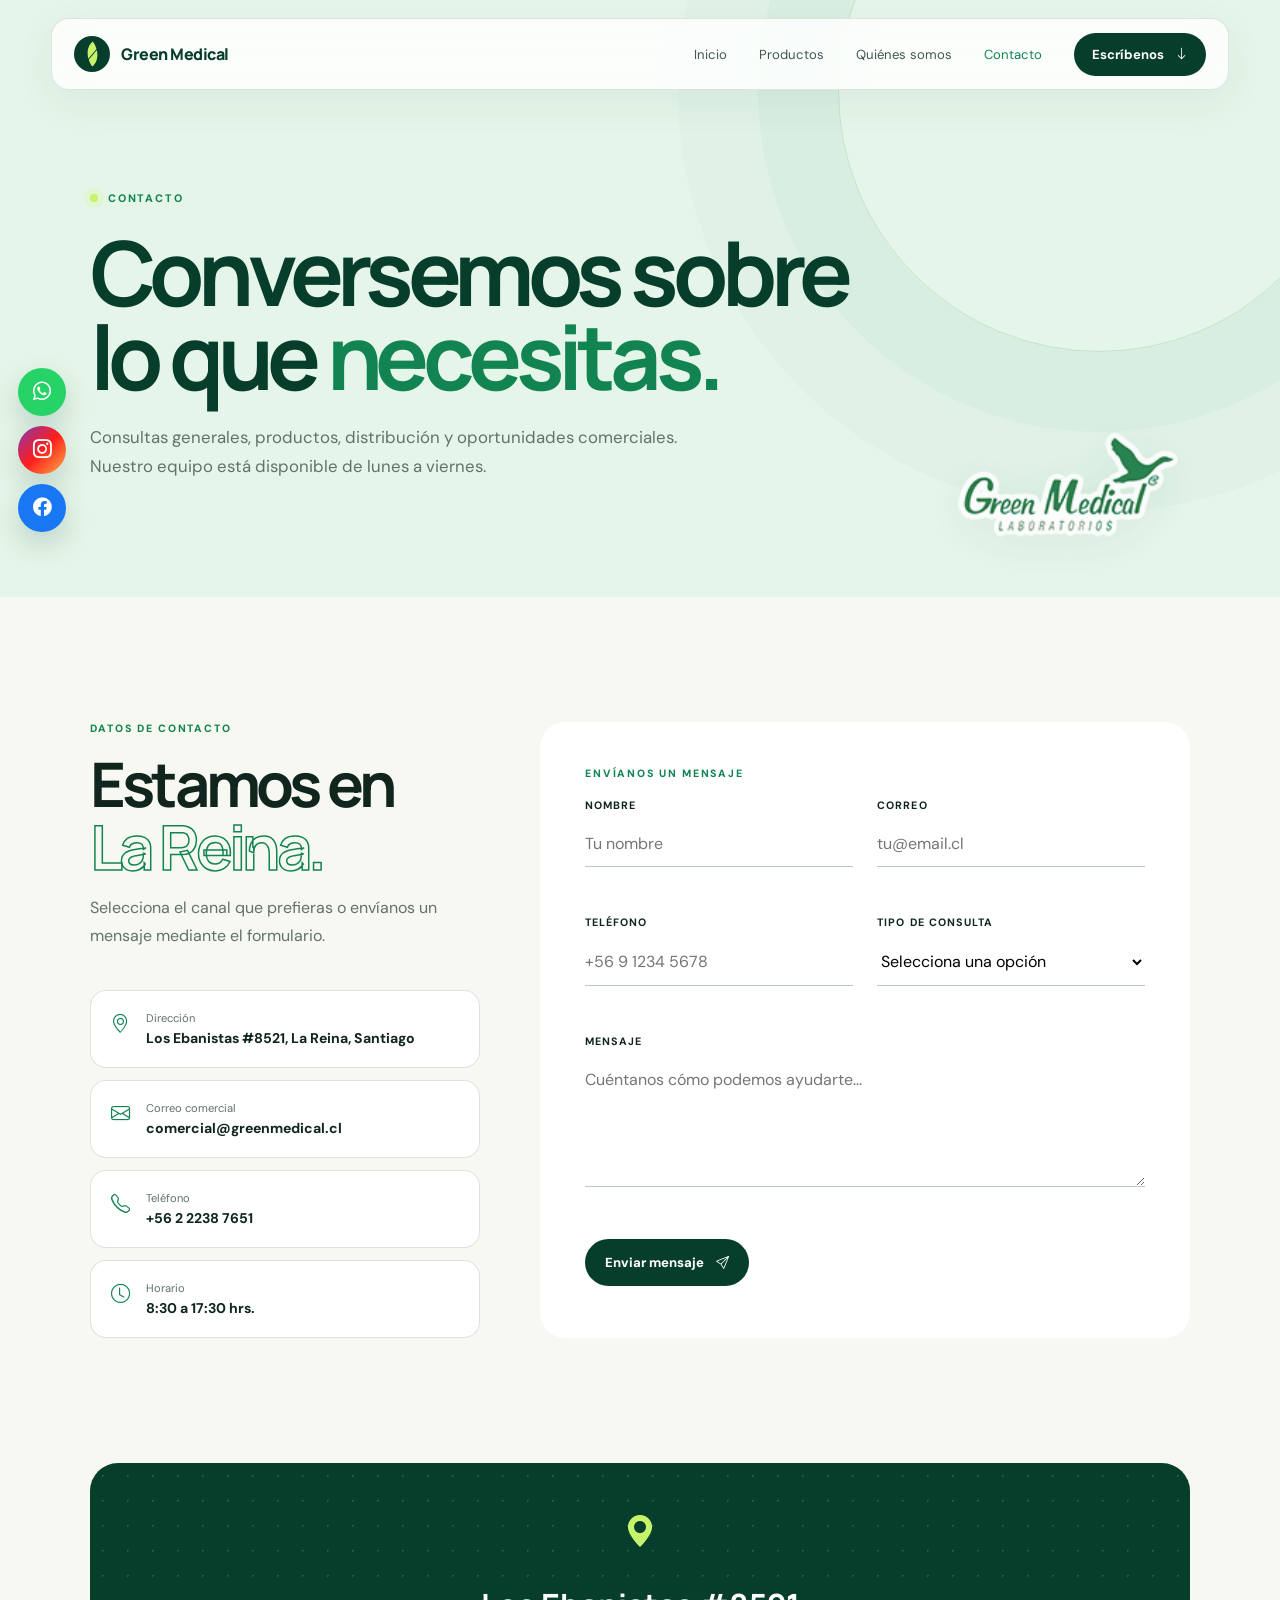
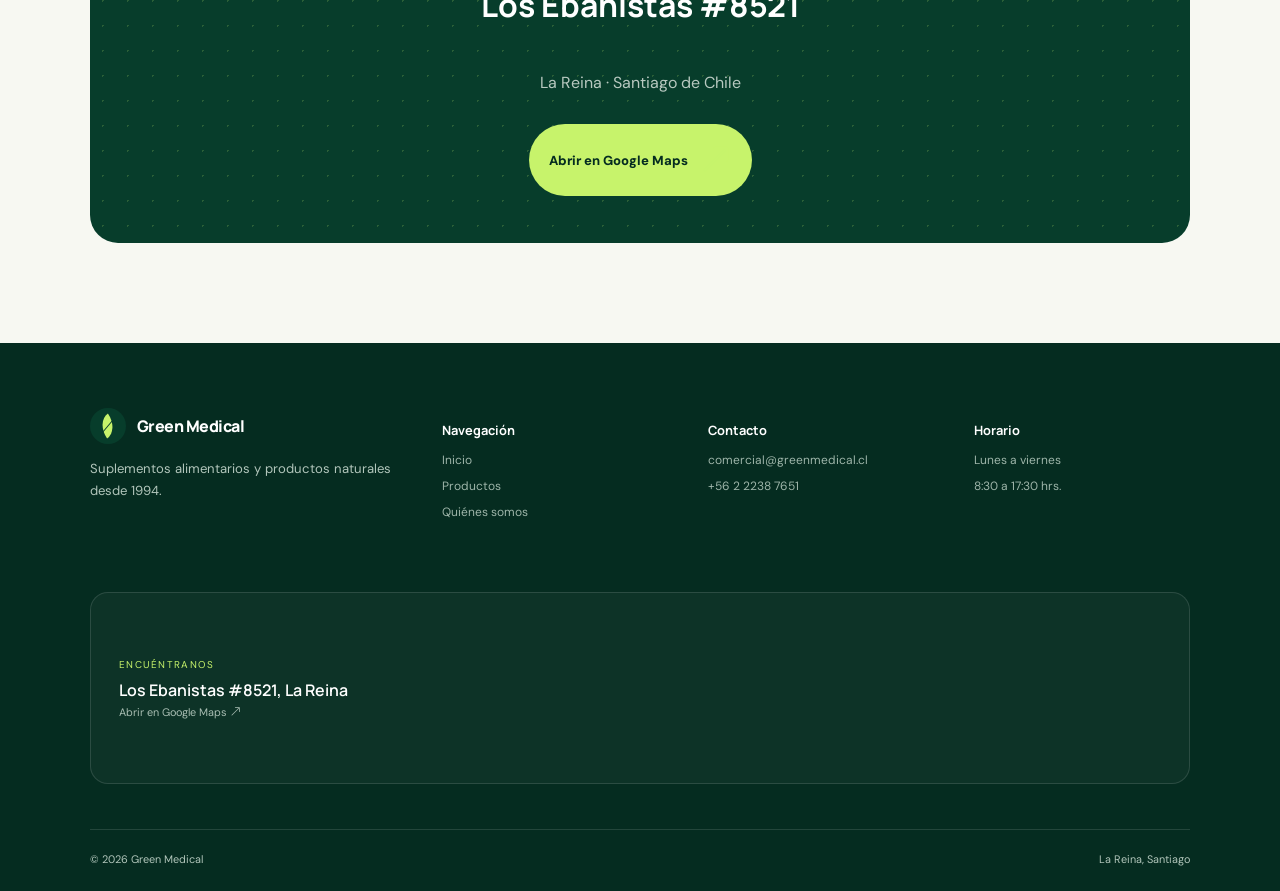
<file: contacto.html>
<!doctype html>
<html lang="es-CL">
<head>
<meta charset="utf-8">
<meta name="viewport" content="width=device-width,initial-scale=1">
<meta name="theme-color" content="#073d2b">
<meta name="description" content="Contacta al área comercial de Green Medical en La Reina, Santiago.">
<meta property="og:type" content="website">
<meta property="og:locale" content="es_CL">
<meta property="og:site_name" content="Green Medical">
<meta property="og:title" content="Contacto | Green Medical">
<meta property="og:description" content="Contacta al área comercial de Green Medical en La Reina, Santiago.">
<meta property="og:url" content="https://greenmedical.cl/contacto.html">
<meta property="og:image" content="https://greenmedical.cl/assets/og-green-medical.jpg">
<meta name="twitter:card" content="summary_large_image">
<title>Contacto | Green Medical</title>
<link rel="canonical" href="https://greenmedical.cl/contacto.html">
<link rel="icon" href="assets/favicon.svg" type="image/svg+xml">
<link rel="icon" href="assets/favicon-32.png" sizes="32x32" type="image/png">
<link rel="apple-touch-icon" href="assets/apple-touch-icon.png">
<link rel="preconnect" href="https://fonts.googleapis.com">
<link rel="preconnect" href="https://fonts.gstatic.com" crossorigin>
<link href="https://fonts.googleapis.com/css2?family=DM+Sans:wght@400;500;600;700&family=Manrope:wght@600;700;800&display=swap" rel="stylesheet">
<link rel="stylesheet" href="https://cdn.jsdelivr.net/npm/bootstrap-icons@1.11.3/font/bootstrap-icons.min.css">
<link rel="stylesheet" href="css/styles.css">
<script src="js/app.js" defer>
</script>
</head>
<body>
<div class="progress">
</div>
<div class="orb-cursor">
</div>
<header class="site-header">
<nav class="nav">
<a class="brand" href="index.html">
<span class="brand-mark">
</span>Green Medical</a>
<button class="menu-toggle" aria-label="Abrir menú" aria-expanded="false">
<i class="bi bi-list">
</i>
</button>
<div class="nav-links">
<a href="index.html">Inicio</a>
<a href="index.html#productos">Productos</a>
<a href="nosotros.html">Quiénes somos</a>
<a class="active" href="contacto.html">Contacto</a>
<a class="nav-cta" href="#formulario">Escríbenos <i class="bi bi-arrow-down">
</i>
</a>
</div>
</nav>
</header>
<main>
<section class="page-hero">
<p class="kicker">Contacto</p>
<h1>Conversemos sobre<br>lo que <span style="color:var(--green)">necesitas.</span>
</h1>
<p>Consultas generales, productos, distribución y oportunidades comerciales. Nuestro equipo está disponible de lunes a viernes.</p>
</section>
<section id="formulario" class="section">
<div class="contact-layout">
<div class="reveal">
<p class="eyebrow">Datos de contacto</p>
<h2 class="title">Estamos en<br>
<span>La Reina.</span>
</h2>
<p style="color:var(--muted);line-height:1.75">Selecciona el canal que prefieras o envíanos un mensaje mediante el formulario.</p>
<div class="contact-cards">
<a class="contact-card" href="https://maps.app.goo.gl/uhWnBv5ek7kK2BJJ7" target="_blank" rel="noreferrer">
<i class="bi bi-geo-alt">
</i>
<span>Dirección<b>Los Ebanistas #8521, La Reina, Santiago</b>
</span>
</a>
<a class="contact-card" href="mailto:comercial@greenmedical.cl">
<i class="bi bi-envelope">
</i>
<span>Correo comercial<b>comercial@greenmedical.cl</b>
</span>
</a>
<a class="contact-card" href="tel:+56222387651">
<i class="bi bi-telephone">
</i>
<span>Teléfono<b>+56 2 2238 7651</b>
</span>
</a>
<div class="contact-card">
<i class="bi bi-clock">
</i>
<span>Horario<b>8:30 a 17:30 hrs.</b>
</span>
</div>
</div>
</div>
<form class="contact-form reveal" data-contact action="contacto.php" method="post" novalidate>
<p class="eyebrow">Envíanos un mensaje</p>
<input class="contact-trap" name="website" type="text" tabindex="-1" autocomplete="off" aria-hidden="true">
<div class="form-grid">
<label>
<span>Nombre</span>
<input name="nombre" type="text" autocomplete="name" placeholder="Tu nombre" minlength="2" maxlength="100" required>
<small>
</small>
</label>
<label>
<span>Correo</span>
<input name="email" type="email" autocomplete="email" placeholder="tu@email.cl" maxlength="160" required>
<small>
</small>
</label>
<label>
<span>Teléfono</span>
<input name="telefono" type="tel" autocomplete="tel" placeholder="+56 9 1234 5678" maxlength="40">
<small>
</small>
</label>
<label>
<span>Tipo de consulta</span>
<select name="tipo" required>
<option value="">Selecciona una opción</option>
<option>Consulta de productos</option>
<option>Venta y distribución</option>
<option>Área comercial</option>
<option>Otra consulta</option>
</select>
<small>
</small>
</label>
<label class="full">
<span>Mensaje</span>
<textarea name="mensaje" rows="5" minlength="10" maxlength="800" placeholder="Cuéntanos cómo podemos ayudarte..." required>
</textarea>
<small>
</small>
</label>
</div>
<button class="button button-dark magnetic" type="submit">Enviar mensaje <i class="bi bi-send">
</i>
</button>
</form>
</div>
</section>
<section class="map-card reveal">
<i class="bi bi-geo-alt-fill">
</i>
<h2>Los Ebanistas #8521</h2>
<p>La Reina · Santiago de Chile</p>
<a class="button button-lime" href="https://maps.app.goo.gl/uhWnBv5ek7kK2BJJ7" target="_blank" rel="noreferrer">Abrir en Google Maps <i class="bi bi-arrow-up-right">
</i>
</a>
</section>
</main>
<footer class="site-footer">
<div class="footer-grid">
<div class="footer-intro">
<a class="brand" href="index.html">
<span class="brand-mark">
</span>Green Medical</a>
<p>Suplementos alimentarios y productos naturales desde 1994.</p>
</div>
<div class="footer-col">
<h3>Navegación</h3>
<a href="index.html">Inicio</a>
<a href="index.html#productos">Productos</a>
<a href="nosotros.html">Quiénes somos</a>
</div>
<div class="footer-col">
<h3>Contacto</h3>
<a href="mailto:comercial@greenmedical.cl">comercial@greenmedical.cl</a>
<a href="tel:+56222387651">+56 2 2238 7651</a>
</div>
<div class="footer-col">
<h3>Horario</h3>
<p>Lunes a viernes</p>
<p>8:30 a 17:30 hrs.</p>
</div>
</div>
<div class="footer-bottom">
<span>© <span class="year">
</span> Green Medical</span>
<span>La Reina, Santiago</span>
</div>
</footer>
<div class="toast" role="status" aria-live="polite">
</div>
</body>
</html>
</file>
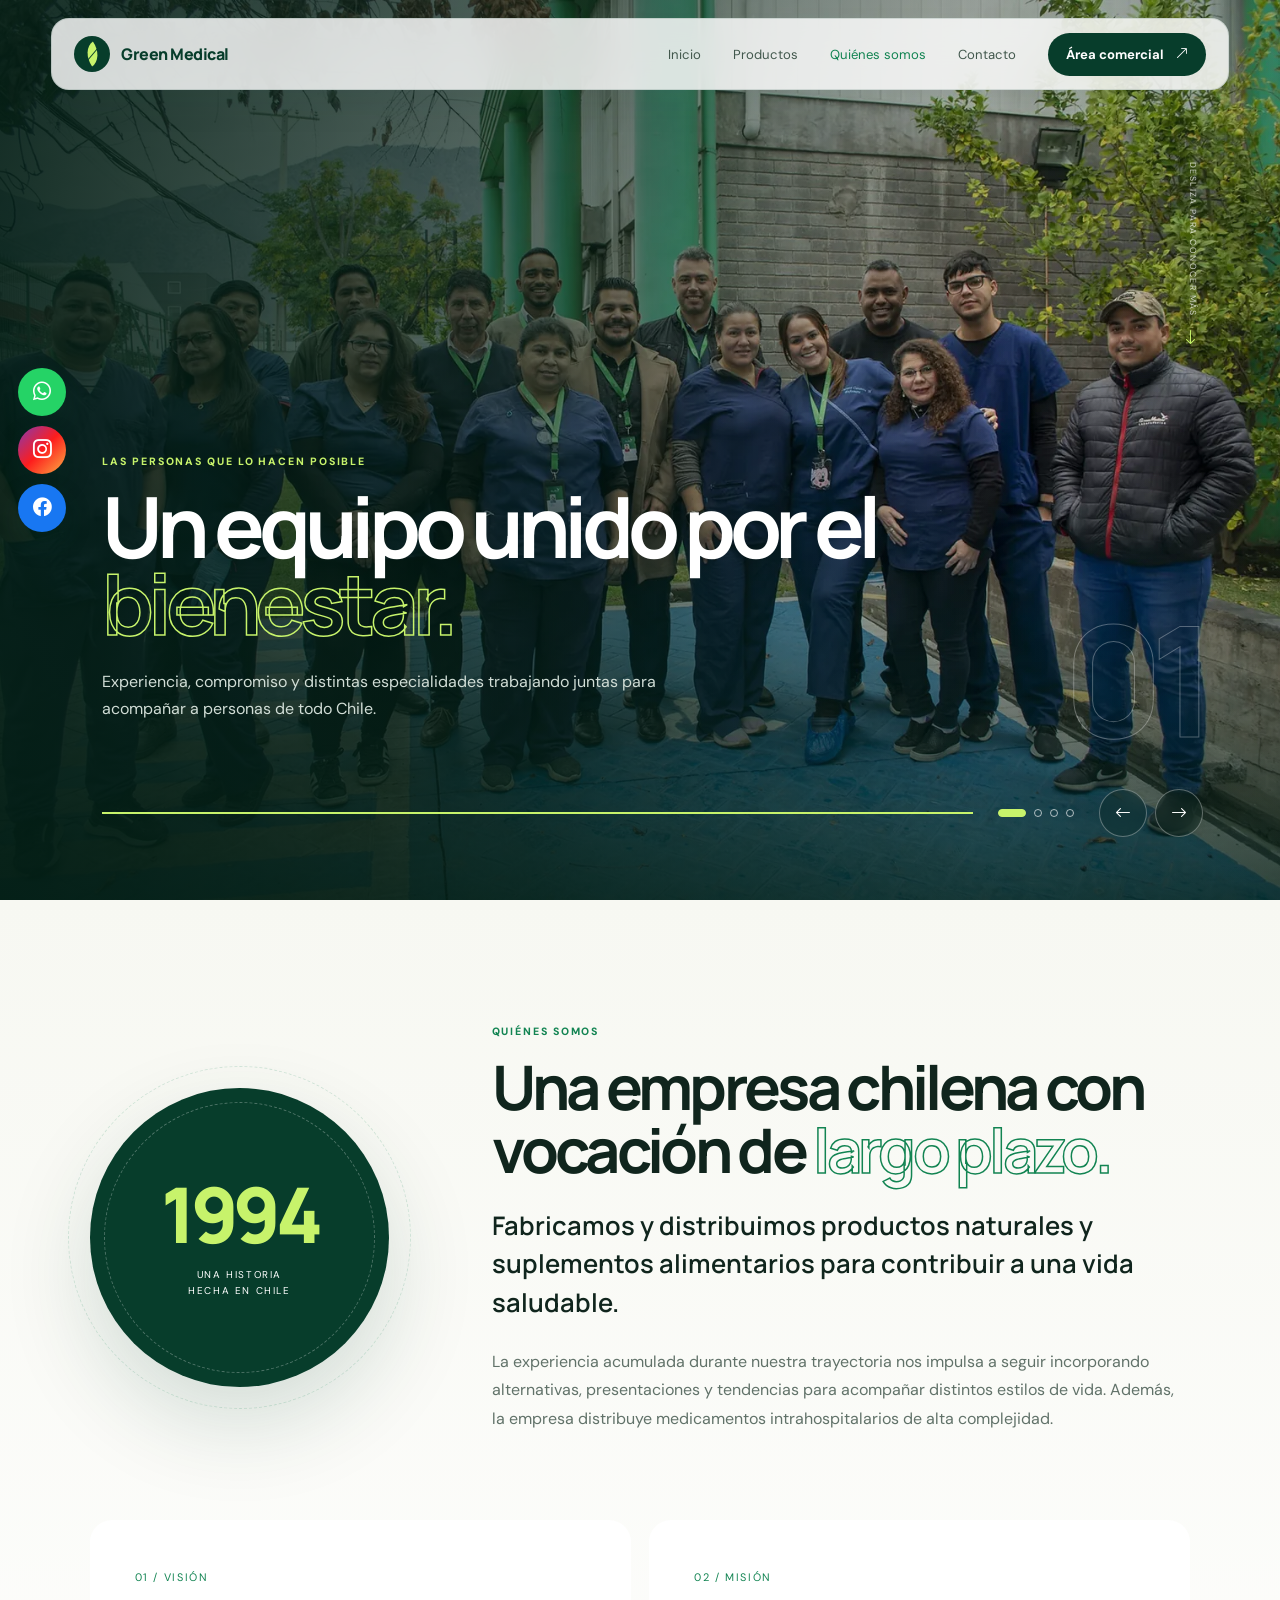
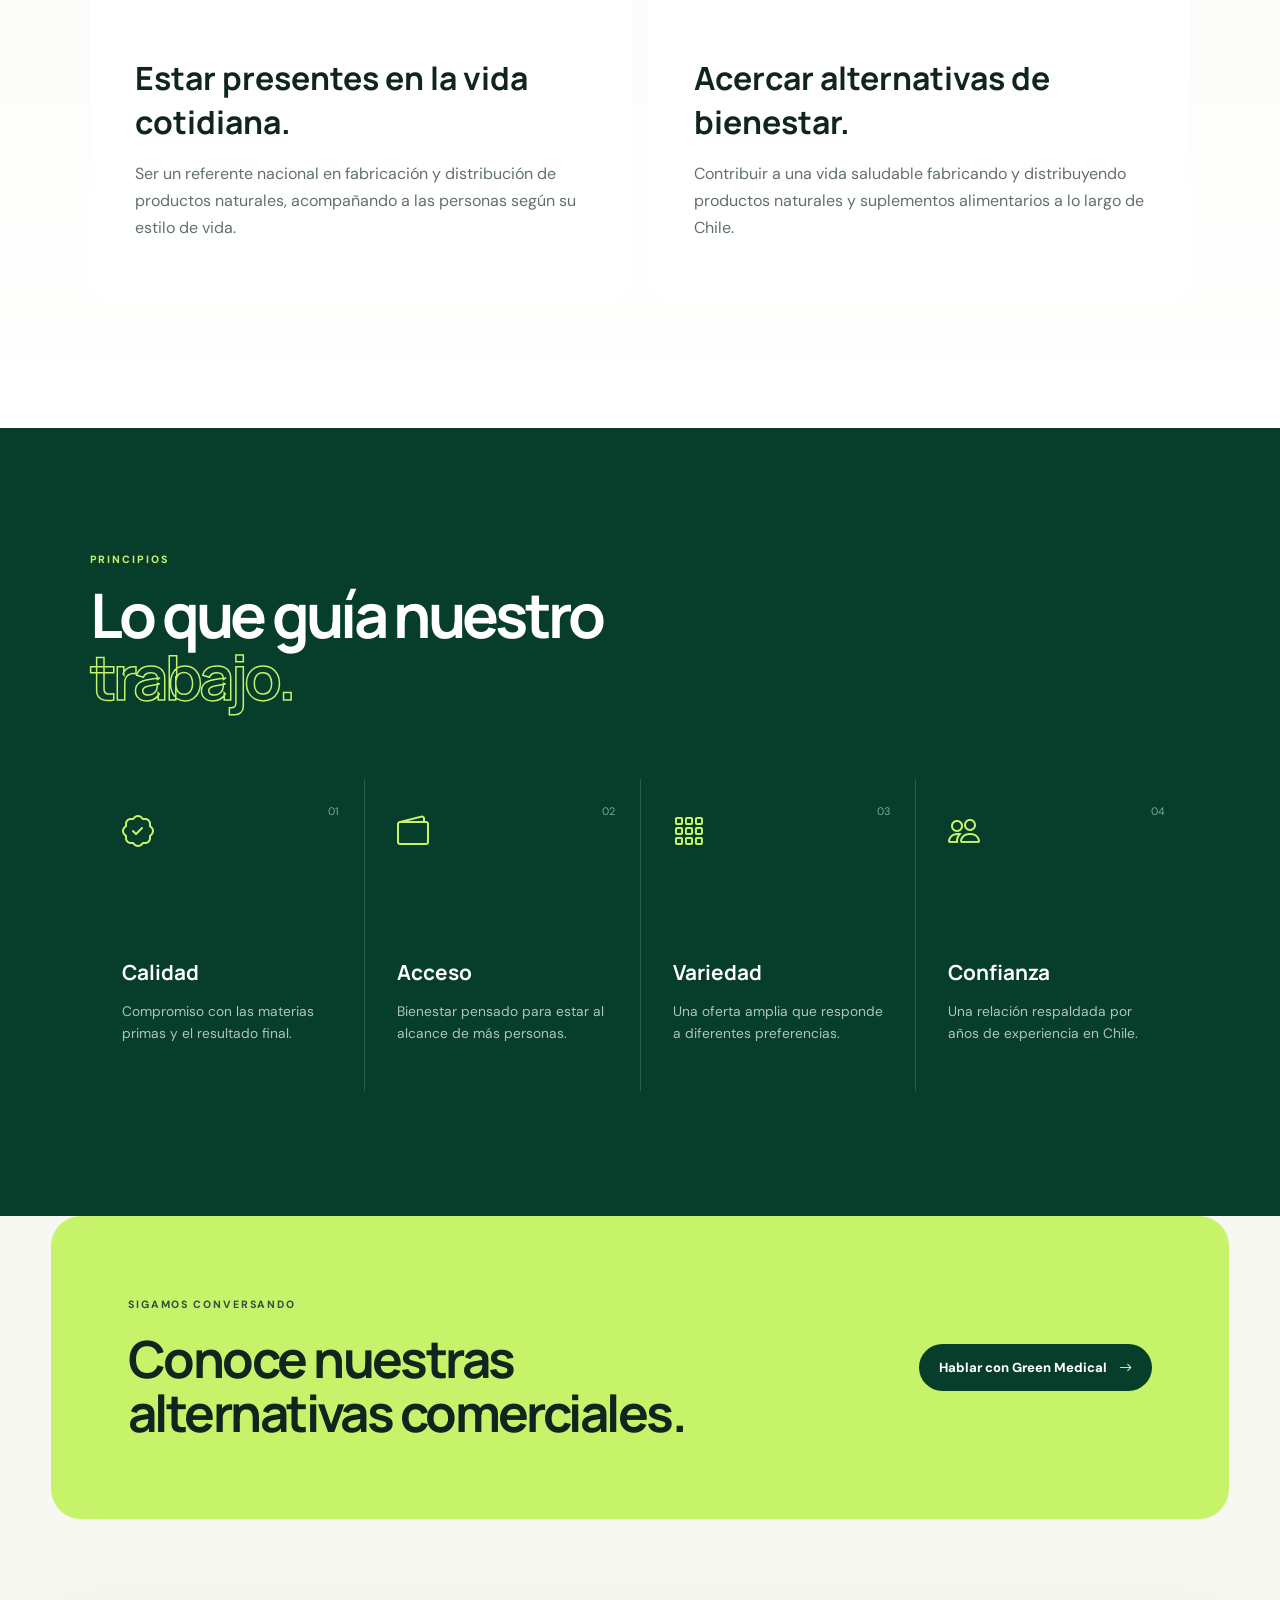
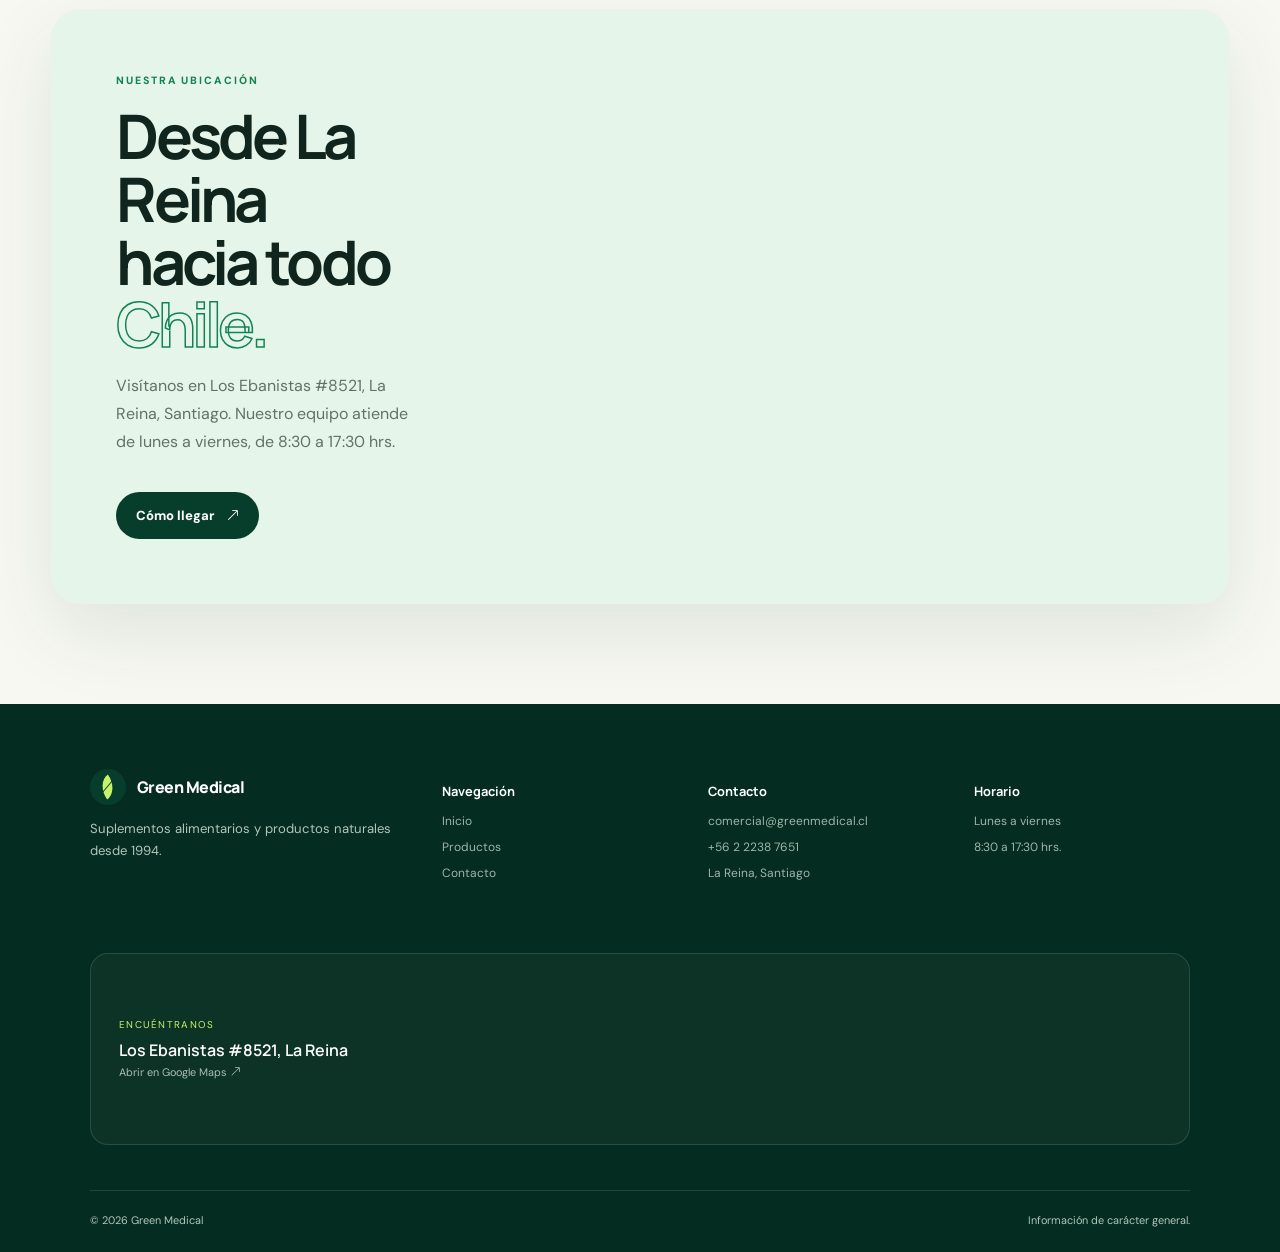
<file: nosotros.html>
<!doctype html>
<html lang="es-CL">
<head>
<meta charset="utf-8">
<meta name="viewport" content="width=device-width,initial-scale=1">
<meta name="theme-color" content="#073d2b">
<meta name="description" content="Conoce la historia, misión y visión de Green Medical, laboratorio chileno fundado en 1994.">
<meta property="og:type" content="website">
<meta property="og:locale" content="es_CL">
<meta property="og:site_name" content="Green Medical">
<meta property="og:title" content="Quiénes somos | Green Medical">
<meta property="og:description" content="Conoce la historia, el equipo y las instalaciones de Green Medical.">
<meta property="og:url" content="https://greenmedical.cl/nosotros.html">
<meta property="og:image" content="https://greenmedical.cl/assets/og-green-medical.jpg">
<meta name="twitter:card" content="summary_large_image">
<title>Quiénes somos | Green Medical</title>
<link rel="canonical" href="https://greenmedical.cl/nosotros.html">
<link rel="icon" href="assets/favicon.svg" type="image/svg+xml">
<link rel="icon" href="assets/favicon-32.png" sizes="32x32" type="image/png">
<link rel="apple-touch-icon" href="assets/apple-touch-icon.png">
<link rel="preconnect" href="https://fonts.googleapis.com">
<link rel="preconnect" href="https://fonts.gstatic.com" crossorigin>
<link href="https://fonts.googleapis.com/css2?family=DM+Sans:wght@400;500;600;700&family=Manrope:wght@600;700;800&display=swap" rel="stylesheet">
<link rel="stylesheet" href="https://cdn.jsdelivr.net/npm/bootstrap-icons@1.11.3/font/bootstrap-icons.min.css">
<link rel="stylesheet" href="css/styles.css">
<script src="js/app.js" defer>
</script>
</head>
<body>
<div class="progress">
</div>
<div class="orb-cursor">
</div>
<header class="site-header">
<nav class="nav">
<a class="brand" href="index.html">
<span class="brand-mark">
</span>Green Medical</a>
<button class="menu-toggle" aria-label="Abrir menú" aria-expanded="false">
<i class="bi bi-list">
</i>
</button>
<div class="nav-links">
<a href="index.html">Inicio</a>
<a href="index.html#productos">Productos</a>
<a class="active" href="nosotros.html">Quiénes somos</a>
<a href="contacto.html">Contacto</a>
<a class="nav-cta" href="contacto.html">Área comercial <i class="bi bi-arrow-up-right">
</i>
</a>
</div>
</nav>
</header>
<main>
<section class="about-carousel" aria-roledescription="carrusel" aria-label="Conoce Green Medical">
<div class="about-carousel-track">
<article class="about-slide active" aria-hidden="false">
<img src="assets/equipo-green-medical.webp" alt="Equipo de Green Medical reunido en sus instalaciones" width="1600" height="1066" fetchpriority="high">
<div class="about-slide-shade"></div>
<div class="about-slide-content"><p class="eyebrow">Las personas que lo hacen posible</p><h1>Un equipo unido por el <em>bienestar.</em></h1><p>Experiencia, compromiso y distintas especialidades trabajando juntas para acompañar a personas de todo Chile.</p></div>
<span class="about-slide-index">01</span>
</article>
<article class="about-slide" aria-hidden="true">
<img src="assets/instalaciones-green-medical.webp" alt="Patio e instalaciones de Green Medical en La Reina" width="1600" height="900" loading="lazy" decoding="async">
<div class="about-slide-shade"></div>
<div class="about-slide-content"><p class="eyebrow">Nuestra casa</p><h2>Desde La Reina hacia <em>todo Chile.</em></h2><p>Un espacio donde conviven naturaleza, operación y una trayectoria que comenzó en 1994.</p></div>
<span class="about-slide-index">02</span>
</article>
<article class="about-slide" aria-hidden="true">
<img src="assets/recepcion-green-medical.webp" alt="Recepción y exhibición de productos Green Medical" width="1600" height="900" loading="lazy" decoding="async">
<div class="about-slide-shade"></div>
<div class="about-slide-content"><p class="eyebrow">Cercanía</p><h2>Una cultura que se vive <em>puertas adentro.</em></h2><p>Espacios pensados para recibir, colaborar y seguir desarrollando alternativas de bienestar.</p></div>
<span class="about-slide-index">03</span>
</article>
<article class="about-slide" aria-hidden="true">
<img src="assets/equipo-directivo-green-medical.webp" alt="Equipo directivo de Green Medical" width="1600" height="1067" loading="lazy" decoding="async">
<div class="about-slide-shade"></div>
<div class="about-slide-content"><p class="eyebrow">Visión de futuro</p><h2>Trayectoria para seguir <em>evolucionando.</em></h2><p>Más de tres décadas de experiencia guiando cada decisión y cada nueva etapa de Green Medical.</p></div>
<span class="about-slide-index">04</span>
</article>
</div>
<div class="about-carousel-ui">
<div class="about-carousel-progress" aria-hidden="true"><span></span></div>
<div class="about-carousel-dots" role="tablist" aria-label="Elegir imagen">
<button class="active" type="button" role="tab" aria-selected="true" aria-label="Ver equipo Green Medical" data-slide="0"></button>
<button type="button" role="tab" aria-selected="false" aria-label="Ver instalaciones" data-slide="1"></button>
<button type="button" role="tab" aria-selected="false" aria-label="Ver recepción" data-slide="2"></button>
<button type="button" role="tab" aria-selected="false" aria-label="Ver equipo directivo" data-slide="3"></button>
</div>
<div class="about-carousel-arrows"><button type="button" data-carousel-prev aria-label="Imagen anterior"><i class="bi bi-arrow-left"></i></button><button type="button" data-carousel-next aria-label="Imagen siguiente"><i class="bi bi-arrow-right"></i></button></div>
</div>
<div class="about-carousel-scroll"><span>Desliza para conocer más</span><i class="bi bi-arrow-down"></i></div>
</section>
<section class="section about-story-section">
<div class="about-story-layout">
<div class="about-story-mark reveal" aria-hidden="true"><strong>1994</strong><span>Una historia<br>hecha en Chile</span></div>
<div class="story-copy reveal">
<p class="eyebrow">Quiénes somos</p>
<h2 class="title">Una empresa chilena con vocación de <span>largo plazo.</span>
</h2>
<p class="lead">Fabricamos y distribuimos productos naturales y suplementos alimentarios para contribuir a una vida saludable.</p>
<p>La experiencia acumulada durante nuestra trayectoria nos impulsa a seguir incorporando alternativas, presentaciones y tendencias para acompañar distintos estilos de vida. Además, la empresa distribuye medicamentos intrahospitalarios de alta complejidad.</p>
</div>
</div>
<div class="mission-grid">
<article class="mission-card reveal">
<span>01 / VISIÓN</span>
<h3>Estar presentes en la vida cotidiana.</h3>
<p>Ser un referente nacional en fabricación y distribución de productos naturales, acompañando a las personas según su estilo de vida.</p>
</article>
<article class="mission-card reveal">
<span>02 / MISIÓN</span>
<h3>Acercar alternativas de bienestar.</h3>
<p>Contribuir a una vida saludable fabricando y distribuyendo productos naturales y suplementos alimentarios a lo largo de Chile.</p>
</article>
</div>
</section>
<section class="section benefits">
<div class="section-head reveal">
<div>
<p class="eyebrow" style="color:var(--lime)">Principios</p>
<h2 class="title">Lo que guía nuestro<br>
<span style="-webkit-text-stroke-color:var(--lime)">trabajo.</span>
</h2>
</div>
</div>
<div class="benefit-grid">
<article class="benefit reveal">
<i class="bi bi-patch-check">
</i>
<span>01</span>
<h3>Calidad</h3>
<p>Compromiso con las materias primas y el resultado final.</p>
</article>
<article class="benefit reveal">
<i class="bi bi-wallet2">
</i>
<span>02</span>
<h3>Acceso</h3>
<p>Bienestar pensado para estar al alcance de más personas.</p>
</article>
<article class="benefit reveal">
<i class="bi bi-grid-3x3-gap">
</i>
<span>03</span>
<h3>Variedad</h3>
<p>Una oferta amplia que responde a diferentes preferencias.</p>
</article>
<article class="benefit reveal">
<i class="bi bi-people">
</i>
<span>04</span>
<h3>Confianza</h3>
<p>Una relación respaldada por años de experiencia en Chile.</p>
</article>
</div>
</section>
<section class="business reveal">
<div>
<p class="eyebrow">Sigamos conversando</p>
<h2>Conoce nuestras<br>alternativas comerciales.</h2>
</div>
<a class="button button-dark" href="contacto.html">Hablar con Green Medical <i class="bi bi-arrow-right">
</i>
</a>
</section>
<section class="about-location reveal">
<div class="about-location-copy"><p class="eyebrow">Nuestra ubicación</p><h2 class="title">Desde La Reina<br>hacia todo <span>Chile.</span></h2><p>Visítanos en Los Ebanistas #8521, La Reina, Santiago. Nuestro equipo atiende de lunes a viernes, de 8:30 a 17:30 hrs.</p><a class="button button-dark" href="https://maps.app.goo.gl/uhWnBv5ek7kK2BJJ7" target="_blank" rel="noreferrer">Cómo llegar <i class="bi bi-arrow-up-right"></i></a></div>
<div class="about-map"><iframe title="Ubicación de Green Medical en La Reina" src="https://www.google.com/maps?q=Los%20Ebanistas%208521%2C%20La%20Reina%2C%20Santiago%2C%20Chile&output=embed" loading="lazy" referrerpolicy="no-referrer-when-downgrade"></iframe></div>
</section>
</main>
<footer class="site-footer">
<div class="footer-grid">
<div class="footer-intro">
<a class="brand" href="index.html">
<span class="brand-mark">
</span>Green Medical</a>
<p>Suplementos alimentarios y productos naturales desde 1994.</p>
</div>
<div class="footer-col">
<h3>Navegación</h3>
<a href="index.html">Inicio</a>
<a href="index.html#productos">Productos</a>
<a href="contacto.html">Contacto</a>
</div>
<div class="footer-col">
<h3>Contacto</h3>
<a href="mailto:comercial@greenmedical.cl">comercial@greenmedical.cl</a>
<a href="tel:+56222387651">+56 2 2238 7651</a>
<p>La Reina, Santiago</p>
</div>
<div class="footer-col">
<h3>Horario</h3>
<p>Lunes a viernes</p>
<p>8:30 a 17:30 hrs.</p>
</div>
</div>
<div class="footer-bottom">
<span>© <span class="year">
</span> Green Medical</span>
<span>Información de carácter general.</span>
</div>
</footer>
</body>
</html>
</file>
<file: css/styles.css>
:root{--forest:#073d2b;--deep:#052c20;--green:#128452;--lime:#c7f36b;--mint:#e5f5e9;--cream:#f7f8f2;--ink:#10251d;--muted:#617269;--line:rgba(16,37,29,.13);--display:"Manrope",sans-serif;--body:"DM Sans",sans-serif}*{box-sizing:border-box}html{scroll-behavior:smooth;scroll-padding-top:95px}body{margin:0;background:var(--cream);color:var(--ink);font-family:var(--body);overflow-x:hidden}a{color:inherit;text-decoration:none}img{display:block;max-width:100%}button,input,textarea,select{font:inherit}::selection{background:var(--lime);color:var(--deep)}.progress{position:fixed;z-index:100;top:0;left:0;width:0;height:3px;background:var(--lime)}.orb-cursor{position:fixed;z-index:0;width:360px;height:360px;border-radius:50%;background:radial-gradient(circle,rgba(199,243,107,.12),transparent 68%);transform:translate(-50%,-50%);pointer-events:none}.skip{position:fixed;top:-100px;left:15px;z-index:200;background:#fff;padding:12px}.skip:focus{top:12px}.site-header{position:fixed;z-index:50;top:18px;left:4%;right:4%;transition:.3s}.nav{height:72px;padding:0 22px;display:flex;align-items:center;justify-content:space-between;border:1px solid rgba(7,61,43,.12);background:rgba(255,255,255,.82);backdrop-filter:blur(18px);border-radius:18px;box-shadow:0 12px 40px rgba(7,61,43,.06)}.site-header.scrolled{top:9px}.brand{display:flex;align-items:center;gap:11px;font:800 1rem var(--display);letter-spacing:-.03em;color:var(--forest)}.brand-mark{position:relative;width:36px;height:36px;border-radius:50%;background:var(--forest);display:grid;place-items:center}.brand-mark:before{content:"";width:15px;height:20px;background:var(--lime);border-radius:100% 0 100% 0;transform:rotate(-35deg)}.brand-mark:after{content:"";position:absolute;width:1px;height:17px;background:var(--forest);transform:rotate(40deg)}.nav-links{display:flex;align-items:center;gap:32px;font-size:.82rem}.nav-links a{color:#42584d;transition:.2s}.nav-links a:hover,.nav-links a.active{color:var(--green)}.nav-cta{padding:13px 18px;background:var(--forest);color:#fff!important;border-radius:100px;font-weight:700}.nav-cta i{margin-left:8px}.menu-toggle{display:none;border:0;background:none;color:var(--forest);font-size:1.5rem}.hero{position:relative;min-height:100svh;padding:155px 7% 70px;display:flex;align-items:center;overflow:hidden}.hero-image{position:absolute;inset:0;width:100%;height:100%;object-fit:cover}.hero-wash{position:absolute;inset:0;background:linear-gradient(90deg,rgba(240,246,237,.97) 0%,rgba(235,244,235,.91) 37%,rgba(235,244,235,.3) 68%,transparent)}.hero-lines{position:absolute;inset:0;opacity:.15;background-image:linear-gradient(rgba(7,61,43,.2) 1px,transparent 1px),linear-gradient(90deg,rgba(7,61,43,.2) 1px,transparent 1px);background-size:72px 72px;mask-image:linear-gradient(90deg,#000,transparent 58%)}.hero-content{position:relative;z-index:2;max-width:830px}.kicker{display:flex;align-items:center;gap:10px;text-transform:uppercase;letter-spacing:.18em;font-size:.68rem;font-weight:800;color:var(--green)}.kicker:before{content:"";width:8px;height:8px;border-radius:50%;background:var(--lime);box-shadow:0 0 0 6px rgba(199,243,107,.18)}h1,h2,h3{font-family:var(--display)}.hero h1{font-size:clamp(3.6rem,7.6vw,7.6rem);line-height:.91;letter-spacing:-.075em;margin:28px 0 30px;color:var(--forest)}.hero h1 span,.title span{color:transparent;-webkit-text-stroke:1.5px var(--green)}.hero-copy{max-width:585px;color:#50645a;font-size:1.08rem;line-height:1.75}.actions{display:flex;align-items:center;gap:13px;margin-top:37px}.button{display:inline-flex;align-items:center;justify-content:center;gap:12px;padding:15px 20px;border:0;border-radius:100px;font-size:.82rem;font-weight:800;cursor:pointer;transition:.25s}.button-dark{background:var(--forest);color:#fff}.button-dark:hover{background:var(--green)}.button-light{background:#fff;color:var(--forest);border:1px solid var(--line)}.button-lime{background:var(--lime);color:var(--deep)}.hero-badge{position:absolute;z-index:2;right:7%;bottom:55px;width:190px;height:190px;border-radius:50%;background:rgba(7,61,43,.92);color:#fff;display:grid;place-items:center;text-align:center;animation:float 5s ease-in-out infinite}.hero-badge:before{content:"";position:absolute;inset:10px;border:1px dashed rgba(255,255,255,.38);border-radius:50%;animation:spin 18s linear infinite}.hero-badge strong{font:800 2.8rem var(--display);color:var(--lime)}.hero-badge span{display:block;font-size:.68rem;letter-spacing:.12em;text-transform:uppercase}.section{position:relative;padding:125px 7%}.section-head{display:flex;justify-content:space-between;align-items:end;gap:50px;margin-bottom:70px}.eyebrow{text-transform:uppercase;letter-spacing:.18em;font-size:.66rem;font-weight:800;color:var(--green);margin:0 0 18px}.title{font:700 clamp(2.6rem,4.8vw,5.2rem)/1.02 var(--display);letter-spacing:-.06em;margin:0}.section-head>p{max-width:390px;color:var(--muted);line-height:1.75}.marquee{overflow:hidden;background:var(--forest);color:#fff;padding:19px 0;transform:rotate(-1deg)}.marquee-track{display:flex;width:max-content;animation:marquee 28s linear infinite}.marquee span{font:700 1rem var(--display);white-space:nowrap}.marquee i{font-style:normal;color:var(--lime);margin:0 25px}.intro-grid{display:grid;grid-template-columns:.85fr 1.15fr;gap:9vw;align-items:center}.story-visual{position:relative;min-height:520px;border-radius:190px 190px 24px 24px;overflow:hidden;background:var(--mint)}.story-visual img{width:100%;height:100%;position:absolute;object-fit:cover}.story-year{position:absolute;right:-35px;bottom:50px;background:var(--lime);width:155px;height:155px;border-radius:50%;display:grid;place-items:center;text-align:center;color:var(--deep)}.story-year strong{font:800 2.2rem var(--display);display:block}.story-year span{font-size:.62rem;text-transform:uppercase;letter-spacing:.12em}.story-copy .lead{font:600 clamp(1.3rem,2vw,1.8rem)/1.5 var(--display)}.story-copy>p:not(.eyebrow):not(.lead){color:var(--muted);line-height:1.8}.pillars{display:grid;grid-template-columns:repeat(3,1fr);gap:10px;margin-top:40px}.pillar{padding:22px 16px;border-top:1px solid var(--line)}.pillar i{color:var(--green);font-size:1.5rem}.pillar h3{font-size:.9rem;margin:20px 0 8px}.pillar p{font-size:.72rem;color:var(--muted);line-height:1.55}.products{background:#fff}.product-stage{display:grid;grid-template-columns:1.05fr .95fr;min-height:610px;background:var(--mint);border-radius:30px;overflow:hidden}.product-photo{position:relative;overflow:hidden}.product-photo img{width:100%;height:100%;object-fit:cover;transition:transform .8s}.product-stage:hover .product-photo img{transform:scale(1.035)}.product-copy{padding:65px;display:flex;flex-direction:column;justify-content:center}.product-tabs{display:flex;gap:8px;flex-wrap:wrap;margin:22px 0 30px}.product-tabs button{border:1px solid rgba(7,61,43,.18);background:transparent;color:var(--forest);border-radius:100px;padding:9px 13px;font-size:.7rem;cursor:pointer}.product-tabs button.active{background:var(--forest);color:#fff}.product-panel{display:none}.product-panel.active{display:block;animation:fade .4s}.product-panel h3{font:700 2rem var(--display);margin:0 0 14px}.product-panel p{color:var(--muted);line-height:1.7}.product-note{font-size:.7rem;color:#708177;margin-top:26px}.benefits{background:var(--forest);color:#fff;overflow:hidden}.benefit-grid{display:grid;grid-template-columns:repeat(4,1fr);gap:1px;background:rgba(255,255,255,.15)}.benefit{min-height:300px;padding:32px;background:var(--forest);position:relative;transition:.3s}.benefit:hover{background:#0a4a35;transform:translateY(-8px)}.benefit i{font-size:2rem;color:var(--lime)}.benefit span{position:absolute;right:25px;top:25px;color:#7daa91;font-size:.68rem}.benefit h3{margin:105px 0 12px;font-size:1.3rem}.benefit p{color:#afc5b9;line-height:1.65;font-size:.86rem}.lab-section{overflow:hidden}.lab-grid{display:grid;grid-template-columns:1.1fr .9fr;gap:70px;align-items:center}.lab-image{height:620px;border-radius:24px 180px 24px 24px;overflow:hidden}.lab-image img{width:100%;height:100%;object-fit:cover}.lab-copy p:not(.eyebrow){color:var(--muted);line-height:1.8}.lab-list{margin-top:35px}.lab-list div{display:flex;gap:15px;align-items:center;padding:17px 0;border-top:1px solid var(--line)}.lab-list i{width:34px;height:34px;border-radius:50%;display:grid;place-items:center;background:var(--mint);color:var(--green)}.business{margin:0 4% 90px;padding:80px 6%;border-radius:30px;background:var(--lime);display:flex;justify-content:space-between;align-items:center;gap:60px}.business h2{font:700 clamp(2.2rem,4vw,4rem)/1.05 var(--display);letter-spacing:-.05em;margin:0}.business p{max-width:500px;color:#35503f;line-height:1.7}.page-hero{padding:180px 7% 100px;background:var(--mint);position:relative;overflow:hidden}.page-hero:after{content:"";position:absolute;width:520px;height:520px;border:1px solid rgba(18,132,82,.16);border-radius:50%;right:-80px;top:-170px;box-shadow:0 0 0 80px rgba(18,132,82,.035),0 0 0 160px rgba(18,132,82,.025)}.page-hero h1{position:relative;z-index:2;font:700 clamp(3.7rem,7vw,7rem)/.94 var(--display);letter-spacing:-.07em;color:var(--forest);margin:25px 0}.page-hero>p:last-child{max-width:650px;color:var(--muted);font-size:1.05rem;line-height:1.7}.mission-grid{display:grid;grid-template-columns:1fr 1fr;gap:18px;margin-top:70px}.mission-card{padding:45px;background:#fff;border-radius:22px}.mission-card span{color:var(--green);font-size:.68rem;letter-spacing:.15em}.mission-card h3{font-size:2rem;margin:70px 0 15px}.mission-card p{color:var(--muted);line-height:1.7}.contact-layout{display:grid;grid-template-columns:.75fr 1.25fr;gap:60px}.contact-cards{display:grid;gap:12px;margin-top:40px}.contact-card{display:flex;gap:16px;padding:20px;border:1px solid var(--line);border-radius:16px;background:#fff}.contact-card i{color:var(--green);font-size:1.2rem}.contact-card span{display:grid;color:var(--muted);font-size:.7rem}.contact-card b{color:var(--ink);font-size:.88rem;margin-top:4px}.contact-form{background:#fff;border-radius:25px;padding:45px}.form-grid{display:grid;grid-template-columns:1fr 1fr;gap:24px}.form-grid label{display:grid;gap:9px}.form-grid label.full{grid-column:1/-1}.form-grid label>span{font-size:.67rem;text-transform:uppercase;letter-spacing:.1em;font-weight:700}.form-grid input,.form-grid textarea,.form-grid select{width:100%;border:0;border-bottom:1px solid #bcc8c1;padding:12px 0;background:transparent;outline:none;border-radius:0;resize:vertical}.form-grid input:focus,.form-grid textarea:focus,.form-grid select:focus{border-color:var(--green)}.form-grid small{min-height:15px;color:#b14a4a;font-size:.68rem}.contact-form .button{margin-top:28px}.map-card{margin:0 7% 100px;min-height:380px;border-radius:28px;background:var(--forest);color:#fff;display:grid;place-items:center;text-align:center;padding:40px;position:relative;overflow:hidden}.map-card:before{content:"";position:absolute;inset:0;opacity:.18;background-image:radial-gradient(var(--lime) 1px,transparent 1px);background-size:25px 25px}.map-card>*{position:relative}.map-card i{font-size:2rem;color:var(--lime)}.map-card h2{font-size:2rem;margin:15px}.map-card p{color:#b8c9c0}.site-footer{background:var(--deep);color:#b2c6bb;padding:65px 7% 25px}.footer-grid{display:grid;grid-template-columns:1.4fr repeat(3,1fr);gap:50px}.site-footer .brand{color:#fff}.footer-intro p{max-width:320px;font-size:.82rem;line-height:1.7}.footer-col h3{color:#fff;font-size:.8rem}.footer-col a,.footer-col p{display:block;font-size:.75rem;margin:10px 0;color:#9eb5a9}.footer-bottom{display:flex;justify-content:space-between;border-top:1px solid rgba(255,255,255,.12);padding-top:22px;margin-top:45px;font-size:.68rem}.toast{position:fixed;z-index:110;bottom:25px;left:50%;transform:translate(-50%,30px);opacity:0;background:var(--forest);color:#fff;padding:13px 20px;border-radius:100px;font-size:.8rem;transition:.3s}.toast.show{opacity:1;transform:translate(-50%,0)}.reveal{opacity:0;transform:translateY(30px);transition:opacity .8s cubic-bezier(.16,1,.3,1),transform .8s cubic-bezier(.16,1,.3,1)}.reveal.visible{opacity:1;transform:none}.hero-content>*{animation:intro .9s cubic-bezier(.16,1,.3,1) both}.hero-content h1{animation-delay:.08s}.hero-copy{animation-delay:.16s}.actions{animation-delay:.24s}
@keyframes intro{from{opacity:0;transform:translateY(30px)}to{opacity:1;transform:none}}@keyframes float{50%{transform:translateY(-12px)}}@keyframes spin{to{transform:rotate(360deg)}}@keyframes marquee{to{transform:translateX(-50%)}}@keyframes fade{from{opacity:0;transform:translateY(8px)}}
@media(max-width:950px){.menu-toggle{display:block}.nav-links{position:absolute;top:82px;left:0;right:0;display:none;flex-direction:column;align-items:stretch;padding:25px;background:#fff;border-radius:18px;box-shadow:0 20px 50px rgba(7,61,43,.14)}.nav-links.open{display:flex}.hero-badge{display:none}.intro-grid,.product-stage,.lab-grid,.contact-layout{grid-template-columns:1fr}.story-visual{min-height:600px}.product-photo{min-height:500px}.benefit-grid{grid-template-columns:1fr 1fr}.business{align-items:flex-start;flex-direction:column}.footer-grid{grid-template-columns:1fr 1fr}}
@media(max-width:620px){.orb-cursor{display:none}.site-header{left:3%;right:3%;top:9px}.nav{height:64px;padding:0 15px}.hero{padding:135px 6% 70px}.hero-wash{background:linear-gradient(90deg,rgba(240,246,237,.98),rgba(235,244,235,.78))}.hero h1{font-size:clamp(3.2rem,15vw,5.4rem)}.actions{align-items:stretch;flex-direction:column}.button{width:100%}.section{padding:90px 6%}.section-head{align-items:flex-start;flex-direction:column;margin-bottom:50px}.story-visual{min-height:480px}.story-year{right:-10px}.pillars,.mission-grid{grid-template-columns:1fr}.product-photo{min-height:330px}.product-copy{padding:35px 24px}.benefit-grid{grid-template-columns:1fr}.benefit{min-height:250px}.benefit h3{margin-top:60px}.lab-image{height:430px}.business{margin:0 3% 70px;padding:55px 7%}.page-hero{padding:145px 6% 75px}.form-grid{grid-template-columns:1fr}.form-grid label.full{grid-column:auto}.contact-form{padding:30px 22px}.map-card{margin:0 4% 70px}.footer-grid{grid-template-columns:1fr}.footer-bottom{flex-direction:column;gap:10px}}
@media(prefers-reduced-motion:reduce){*{scroll-behavior:auto!important;animation:none!important;transition-duration:.01ms!important}.reveal{opacity:1;transform:none}.orb-cursor{display:none}}
.catalog-explorer{display:grid;grid-template-columns:.68fr 1.32fr;min-height:720px;border-radius:30px;overflow:hidden;background:var(--forest);box-shadow:0 35px 90px rgba(7,61,43,.14)}.catalog-menu{display:flex;flex-direction:column;padding:20px;background:var(--deep)}.catalog-tab{position:relative;flex:1;display:grid;grid-template-columns:35px 44px 1fr;grid-template-rows:auto auto;align-content:center;gap:3px 10px;text-align:left;color:#a9c0b4;background:transparent;border:0;border-bottom:1px solid rgba(255,255,255,.12);padding:18px;cursor:pointer;transition:.3s}.catalog-tab:last-child{border-bottom:0}.catalog-tab>span{grid-row:1/3;font-size:.62rem;color:#718f80;padding-top:5px}.catalog-tab>i{grid-row:1/3;width:38px;height:38px;border-radius:50%;display:grid;place-items:center;border:1px solid rgba(255,255,255,.18);font-size:1rem}.catalog-tab>b{font:700 1.15rem var(--display);color:#fff}.catalog-tab>small{font-size:.68rem}.catalog-tab:after{content:"";position:absolute;right:0;top:18%;bottom:18%;width:3px;background:var(--lime);transform:scaleY(0);transition:.3s}.catalog-tab:hover,.catalog-tab.active{background:rgba(255,255,255,.07);color:#d9e7df}.catalog-tab.active>i{color:var(--deep);background:var(--lime);border-color:var(--lime)}.catalog-tab.active:after{transform:scaleY(1)}.catalog-display{position:relative;padding:55px 58px;background:linear-gradient(135deg,#f3f8ef,#e2f1e4);overflow:hidden}.catalog-display>img{position:absolute;right:-12%;bottom:-10%;width:70%;height:55%;object-fit:cover;border-radius:50% 0 0 0;opacity:.28;filter:saturate(.65);mask-image:linear-gradient(135deg,transparent 5%,#000 45%)}.catalog-panel{display:none;position:relative;z-index:2;max-width:680px}.catalog-panel.active{display:block;animation:fade .45s}.catalog-panel h3{font:700 clamp(2.8rem,5vw,5rem)/1 var(--display);letter-spacing:-.06em;color:var(--forest);margin:20px 0}.catalog-panel>p:not(.eyebrow){max-width:560px;color:var(--muted);line-height:1.7}.subcategory-list{display:grid;grid-template-columns:1fr 1fr;gap:9px;margin-top:42px}.subcategory-list a{display:flex;align-items:center;justify-content:space-between;padding:17px 18px;background:rgba(255,255,255,.72);border:1px solid rgba(7,61,43,.1);border-radius:13px;font-size:.83rem;font-weight:700;transition:.25s}.subcategory-list a:hover{background:var(--forest);color:#fff;transform:translateY(-3px)}.subcategory-list a i{color:var(--green)}.subcategory-list a:hover i{color:var(--lime)}.subcategory-list.compact a{padding-block:13px}.catalog-display>.product-note{position:absolute;z-index:2;left:58px;bottom:28px;max-width:530px}
@media(max-width:950px){.catalog-explorer{grid-template-columns:1fr}.catalog-menu{display:grid;grid-template-columns:repeat(5,1fr)}.catalog-tab{display:flex;flex-direction:column;align-items:center;text-align:center;border-bottom:0;border-right:1px solid rgba(255,255,255,.12);gap:8px}.catalog-tab>span,.catalog-tab>small{display:none}.catalog-tab>i{width:40px;height:40px}.catalog-tab>b{font-size:.75rem}.catalog-tab:after{left:18%;right:18%;top:auto;bottom:0;width:auto;height:3px;transform:scaleX(0)}.catalog-tab.active:after{transform:scaleX(1)}.catalog-display{min-height:620px}}
@media(max-width:620px){.catalog-explorer{min-height:auto;border-radius:22px}.catalog-menu{grid-template-columns:1fr 1fr;padding:10px}.catalog-tab{min-height:95px;border-bottom:1px solid rgba(255,255,255,.1)}.catalog-tab:last-child{grid-column:1/-1}.catalog-display{padding:40px 22px 100px;min-height:660px}.catalog-panel h3{font-size:2.8rem}.subcategory-list{grid-template-columns:1fr;margin-top:30px}.subcategory-list.compact{grid-template-columns:1fr 1fr}.catalog-display>.product-note{left:22px;right:22px;bottom:25px}.catalog-display>img{width:100%;height:38%;right:-30%;bottom:0}}
.hero-content:before{content:"";display:block;width:190px;height:92px;margin-bottom:25px;background:url("../assets/logo-original.png") left center/contain no-repeat;filter:drop-shadow(0 8px 22px rgba(7,61,43,.1));animation:intro .9s cubic-bezier(.16,1,.3,1) both}.story-visual:after{content:"";position:absolute;z-index:3;left:20px;bottom:20px;width:150px;height:78px;border-radius:14px;background:rgba(255,255,255,.9) url("../assets/logo-original.png") center/125px auto no-repeat;backdrop-filter:blur(12px);box-shadow:0 12px 35px rgba(7,61,43,.16)}.page-hero:before{content:"";position:absolute;z-index:2;right:8%;bottom:55px;width:220px;height:115px;background:url("../assets/logo-original.png") center/contain no-repeat;opacity:.82;filter:drop-shadow(0 8px 22px rgba(7,61,43,.08))}.footer-intro:after{content:"";display:block;width:130px;height:68px;margin-top:20px;border-radius:10px;background:rgba(255,255,255,.96) url("../assets/logo-original.png") center/110px auto no-repeat}
@media(max-width:950px){.page-hero:before{right:5%;bottom:35px;width:165px;height:90px;opacity:.2}}
@media(max-width:620px){.hero-content:before{width:145px;height:70px;margin-bottom:20px}.story-visual:after{left:13px;bottom:13px;width:118px;height:62px;background-size:98px auto}.page-hero:before{width:135px;height:72px;right:4%;bottom:22px;opacity:.16}.footer-intro:after{width:115px;height:60px;background-size:96px auto}}
.story-visual:after,.footer-intro:after{display:none}.social-bubbles{position:fixed;z-index:45;left:18px;top:50%;display:flex;flex-direction:column;gap:10px;transform:translateY(-50%)}.social-bubble{position:relative;width:48px;height:48px;border-radius:50%;display:grid;place-items:center;color:#fff;font-size:1.15rem;box-shadow:0 12px 28px rgba(7,61,43,.18);transition:transform .25s,box-shadow .25s}.social-bubble:hover{transform:translateX(7px) scale(1.08);box-shadow:0 16px 34px rgba(7,61,43,.28)}.social-bubble span{position:absolute;left:58px;padding:7px 10px;border-radius:8px;background:var(--deep);font-size:.66rem;font-weight:700;white-space:nowrap;opacity:0;transform:translateX(-8px);pointer-events:none;transition:.25s}.social-bubble:hover span{opacity:1;transform:none}.social-bubble.whatsapp{background:#25d366}.social-bubble.instagram{background:linear-gradient(135deg,#833ab4,#fd1d1d,#fcb045)}.social-bubble.facebook{background:#1877f2}.contact-modal{position:fixed;z-index:150;inset:0;display:grid;place-items:center;padding:24px;visibility:hidden;opacity:0;transition:opacity .35s,visibility .35s}.contact-modal.open{visibility:visible;opacity:1}.modal-backdrop{position:absolute;inset:0;background:rgba(3,30,21,.72);backdrop-filter:blur(9px)}.modal-orbit{position:absolute;width:680px;height:680px;border:1px solid rgba(199,243,107,.16);border-radius:50%;animation:modalSpin 24s linear infinite}.modal-orbit:before,.modal-orbit:after{content:"";position:absolute;border:1px solid rgba(255,255,255,.1);border-radius:50%;inset:90px}.modal-orbit:after{inset:190px}.modal-orbit i{position:absolute;width:9px;height:9px;border-radius:50%;background:var(--lime);box-shadow:0 0 20px var(--lime);left:12%;top:24%}.modal-card{position:relative;width:min(930px,100%);max-height:calc(100vh - 48px);overflow:auto;display:grid;grid-template-columns:.7fr 1.3fr;background:var(--cream);border-radius:28px;box-shadow:0 45px 110px rgba(0,0,0,.35);transform:translateY(45px) scale(.94);transition:transform .55s cubic-bezier(.16,1,.3,1)}.contact-modal.open .modal-card{transform:none}.modal-info{position:relative;padding:48px 38px;background:var(--forest);color:#fff;overflow:hidden}.modal-info:after{content:"";position:absolute;width:240px;height:240px;border-radius:50%;background:var(--lime);right:-140px;bottom:-140px;opacity:.18}.modal-logo{width:145px;height:75px;border-radius:12px;background:#fff url("../assets/logo-original.png") center/122px auto no-repeat;margin-bottom:65px}.modal-info h2{font:700 2.3rem/1.05 var(--display);letter-spacing:-.05em;margin:0 0 18px}.modal-info>p{color:#b8d0c3;font-size:.82rem;line-height:1.65}.modal-quick{display:grid;gap:11px;margin-top:35px}.modal-quick a{display:flex;align-items:center;gap:11px;font-size:.75rem;color:#e6f0ea}.modal-quick i{color:var(--lime)}.modal-form{padding:48px 45px}.modal-form .eyebrow{margin-bottom:28px}.modal-form .form-grid{gap:20px}.modal-form .button{margin-top:24px}.modal-close{position:absolute;z-index:3;right:18px;top:18px;width:42px;height:42px;border:1px solid var(--line);border-radius:50%;background:#fff;color:var(--forest);font-size:1rem;cursor:pointer;transition:.25s}.modal-close:hover{transform:rotate(90deg);background:var(--lime)}body.modal-open{overflow:hidden}@keyframes modalSpin{to{transform:rotate(360deg)}}
@media(max-width:760px){.social-bubbles{left:50%;top:auto;bottom:14px;transform:translateX(-50%);flex-direction:row}.social-bubble{width:46px;height:46px}.social-bubble span{display:none}.modal-card{grid-template-columns:1fr}.modal-info{padding:30px}.modal-logo{margin-bottom:25px;width:120px;height:62px;background-size:100px auto}.modal-info h2{font-size:1.8rem}.modal-quick{grid-template-columns:1fr 1fr;margin-top:22px}.modal-form{padding:32px 25px 38px}.modal-orbit{width:420px;height:420px}}
.reveal{opacity:0;transform:translateY(40px);transition:opacity .72s cubic-bezier(.16,1,.3,1),transform .72s cubic-bezier(.16,1,.3,1)}.reveal.visible{opacity:1;transform:translateY(0)}.site-header .nav{transition:background .35s,box-shadow .35s,border-color .35s,backdrop-filter .35s}.site-header.scrolled .nav{background:rgba(255,255,255,.72);border-color:rgba(7,61,43,.13);backdrop-filter:blur(16px) saturate(1.25);box-shadow:0 16px 45px rgba(7,61,43,.12)}.hero-image{will-change:transform;animation:heroCinema 2s cubic-bezier(.16,1,.3,1) both,heroFloat 7s ease-in-out 2s infinite}.hero-content:before{opacity:0;animation:heroFadeUp .65s .2s cubic-bezier(.16,1,.3,1) forwards}.hero-content .kicker{opacity:0;animation:heroFadeUp .65s .35s cubic-bezier(.16,1,.3,1) forwards}.hero-content h1{animation:none}.hero-content h1.is-split{opacity:1}.hero-content h1 .hero-letter{display:inline-block;opacity:0;transform:translateY(45px) rotate(4deg);animation:letterReveal .62s cubic-bezier(.16,1,.3,1) forwards}.hero-content .hero-copy{opacity:0;animation:heroFadeUp .7s 1.12s cubic-bezier(.16,1,.3,1) forwards}.hero-content .actions{opacity:0;animation:heroFadeUp .7s 1.35s cubic-bezier(.16,1,.3,1) forwards}.hero-badge{transform:scale(0);opacity:0;animation:badgePop .8s 1.05s cubic-bezier(.16,1.45,.3,1) forwards,heroBadgeFloat 5s 1.85s ease-in-out infinite}.hero-badge strong{font-variant-numeric:tabular-nums;min-width:72px}.catalog-explorer{transition:transform .45s cubic-bezier(.16,1,.3,1),box-shadow .45s}.catalog-explorer:hover{transform:translateY(-7px);box-shadow:0 46px 110px rgba(7,61,43,.22)}.catalog-display>img{transition:transform .65s cubic-bezier(.16,1,.3,1),filter .45s,opacity .45s}.catalog-explorer:hover .catalog-display>img{transform:scale(1.03);filter:saturate(.9);opacity:.38}.subcategory-list a{position:relative;overflow:hidden;padding-right:105px}.subcategory-list a:after{content:"Ver producto";position:absolute;right:15px;font-size:.62rem;text-transform:uppercase;letter-spacing:.08em;color:var(--lime);opacity:0;transform:translateX(12px);transition:.25s}.subcategory-list a:hover:after{opacity:1;transform:none}.subcategory-list a:hover i{opacity:0;transform:translateX(8px)}.subcategory-list a i{transition:.25s}.lab-image img,.story-visual>img{transition:transform .55s cubic-bezier(.16,1,.3,1),filter .4s}.lab-image:hover img,.story-visual:hover>img{transform:scale(1.03);filter:saturate(1.05)}
@keyframes heroCinema{from{opacity:0;transform:scale(1.1)}to{opacity:1;transform:scale(1.025)}}@keyframes heroFloat{0%,100%{transform:scale(1.025) translateY(0)}50%{transform:scale(1.025) translateY(-8px)}}@keyframes heroFadeUp{from{opacity:0;transform:translateY(28px)}to{opacity:1;transform:none}}@keyframes letterReveal{to{opacity:1;transform:none}}@keyframes badgePop{0%{opacity:0;transform:scale(0) rotate(-15deg)}70%{opacity:1;transform:scale(1.08) rotate(3deg)}100%{opacity:1;transform:scale(1) rotate(0)}}@keyframes heroBadgeFloat{0%,100%{transform:translateY(0)}50%{transform:translateY(-9px)}}
@media(max-width:620px){.subcategory-list a{padding-right:95px}.subcategory-list.compact a{padding-right:15px}.subcategory-list.compact a:after{display:none}}
@media(prefers-reduced-motion:reduce){.reveal{opacity:1!important;transform:none!important}.hero-image,.hero-content:before,.hero-content .kicker,.hero-content .hero-copy,.hero-content .actions,.hero-badge,.hero-content h1 .hero-letter{animation:none!important;opacity:1!important;transform:none!important}.catalog-explorer:hover{transform:none}}
.lab-video{position:relative;height:620px;border-radius:24px 180px 24px 24px;overflow:hidden;background:var(--deep);box-shadow:0 32px 80px rgba(7,61,43,.18)}.lab-video video{width:100%;height:100%;object-fit:cover;transition:transform .8s cubic-bezier(.16,1,.3,1)}.lab-video:hover video{transform:scale(1.025)}.video-shade{position:absolute;inset:0;pointer-events:none;background:linear-gradient(180deg,transparent 45%,rgba(3,30,21,.78))}.video-control{position:absolute;z-index:3;right:22px;top:22px;display:flex;align-items:center;gap:9px;padding:11px 14px;border:1px solid rgba(255,255,255,.28);border-radius:100px;background:rgba(5,44,32,.68);backdrop-filter:blur(12px);color:#fff;font-size:.68rem;font-weight:700;cursor:pointer;transition:.25s}.video-control:hover{background:var(--lime);color:var(--deep);border-color:var(--lime);transform:scale(1.04)}.video-control i{font-size:1rem}.video-label{position:absolute;z-index:2;left:30px;bottom:30px;color:#fff;display:grid;gap:4px}.video-label span{text-transform:uppercase;letter-spacing:.18em;color:var(--lime);font-size:.62rem}.video-label b{font:700 1.35rem var(--display)}.trusted{background:linear-gradient(180deg,#fff,var(--cream));overflow:hidden}.trusted:before{content:"";position:absolute;width:900px;height:900px;border:1px solid rgba(18,132,82,.08);border-radius:50%;left:50%;top:50%;transform:translate(-50%,-50%);box-shadow:0 0 0 90px rgba(18,132,82,.025),0 0 0 180px rgba(18,132,82,.015)}.trusted>*{position:relative}.brand-grid{display:grid;grid-template-columns:repeat(4,1fr);gap:14px}.brand-card{position:relative;min-height:175px;padding:20px;border:1px solid var(--line);border-radius:18px;background:rgba(255,255,255,.84);display:grid;place-items:center;overflow:hidden;box-shadow:0 12px 35px rgba(7,61,43,.035);transition:transform .35s cubic-bezier(.16,1,.3,1),box-shadow .35s,border-color .35s}.brand-card img{width:100%;height:100px;object-fit:contain;mix-blend-mode:multiply;filter:saturate(.82);transition:transform .4s,filter .4s}.brand-card span{position:absolute;left:18px;right:18px;bottom:12px;display:flex;justify-content:space-between;color:var(--green);font-size:.63rem;text-transform:uppercase;letter-spacing:.08em;opacity:0;transform:translateY(8px);transition:.3s}.brand-card:hover{transform:translateY(-8px);border-color:rgba(18,132,82,.35);box-shadow:0 25px 60px rgba(7,61,43,.12)}.brand-card:hover img{transform:translateY(-8px) scale(1.04);filter:saturate(1)}.brand-card:hover span{opacity:1;transform:none}.brand-card:not(a) span{opacity:.55;transform:none;justify-content:center}.trusted-more{text-align:center;margin:45px 0 0;color:var(--green);font:600 1rem var(--display)}.trusted-more i{color:var(--lime);margin-left:7px}
@media(max-width:950px){.brand-grid{grid-template-columns:repeat(2,1fr)}.lab-video{height:560px}}
@media(max-width:620px){.lab-video{height:500px;border-radius:20px 100px 20px 20px}.video-control span{display:none}.brand-grid{gap:9px}.brand-card{min-height:135px;padding:12px}.brand-card img{height:78px}.brand-card span{display:none}}
.lab-section{padding:0 4% 120px;background:var(--cream)}.cinema-frame{position:relative;min-height:880px;border-radius:34px;overflow:hidden;background:var(--deep);color:#fff;box-shadow:0 38px 100px rgba(7,61,43,.24)}.cinema-frame>video{position:absolute;inset:0;width:100%;height:100%;object-fit:cover;transform:scale(1.015);transition:transform 1.4s cubic-bezier(.16,1,.3,1)}.cinema-frame:hover>video{transform:scale(1.045)}.cinema-shade{position:absolute;inset:0;background:linear-gradient(90deg,rgba(3,30,21,.9) 0%,rgba(3,30,21,.59) 43%,rgba(3,30,21,.16) 75%),linear-gradient(0deg,rgba(3,30,21,.88) 0%,transparent 45%,rgba(3,30,21,.25) 100%)}.cinema-grain{position:absolute;inset:0;opacity:.055;pointer-events:none;background-image:url("data:image/svg+xml,%3Csvg viewBox='0 0 180 180' xmlns='http://www.w3.org/2000/svg'%3E%3Cfilter id='n'%3E%3CfeTurbulence type='fractalNoise' baseFrequency='.85' numOctaves='3' stitchTiles='stitch'/%3E%3C/filter%3E%3Crect width='100%25' height='100%25' filter='url(%23n)'/%3E%3C/svg%3E")}.cinema-corners i{position:absolute;width:55px;height:55px;border-color:rgba(255,255,255,.38);border-style:solid}.cinema-corners i:nth-child(1){left:25px;top:25px;border-width:1px 0 0 1px}.cinema-corners i:nth-child(2){right:25px;top:25px;border-width:1px 1px 0 0}.cinema-corners i:nth-child(3){left:25px;bottom:25px;border-width:0 0 1px 1px}.cinema-corners i:nth-child(4){right:25px;bottom:25px;border-width:0 1px 1px 0}.cinema-content{position:absolute;z-index:2;left:7%;top:20%;max-width:850px}.cinema-content .eyebrow{color:var(--lime)}.cinema-content h2{font:700 clamp(3.4rem,6.7vw,7.4rem)/.91 var(--display);letter-spacing:-.07em;margin:25px 0 28px}.cinema-content h2 em{font-style:normal;color:transparent;-webkit-text-stroke:1.5px var(--lime)}.cinema-lead{max-width:570px;color:#d0ded6;font-size:1.02rem;line-height:1.75}.cinema-status{position:absolute;z-index:3;right:42px;top:40px;display:flex;align-items:center;gap:10px;text-transform:uppercase;letter-spacing:.15em;font-size:.58rem;color:#d4e1da}.cinema-status span{width:8px;height:8px;border-radius:50%;background:#ff5349;box-shadow:0 0 0 6px rgba(255,83,73,.14);animation:recordPulse 1.8s infinite}.cinema-frame .video-control{right:40px;top:75px}.cinema-bottom{position:absolute;z-index:2;left:4%;right:4%;bottom:35px;display:grid;grid-template-columns:.75fr 1.25fr;gap:50px;align-items:end;padding:25px 28px;border:1px solid rgba(255,255,255,.18);border-radius:18px;background:rgba(5,44,32,.48);backdrop-filter:blur(16px)}.cinema-bottom>p{margin:0;color:#bdcec4;line-height:1.65;font-size:.8rem}.cinema-pillars{display:grid;grid-template-columns:repeat(3,1fr);gap:10px}.cinema-pillars>div{display:grid;gap:8px;padding-left:18px;border-left:1px solid rgba(255,255,255,.2)}.cinema-pillars span{color:var(--lime);font-size:.59rem}.cinema-pillars b{font:600 .78rem var(--display)}@keyframes recordPulse{50%{box-shadow:0 0 0 10px rgba(255,83,73,0)}}
@media(max-width:950px){.cinema-frame{min-height:820px}.cinema-content{top:18%;right:7%}.cinema-bottom{grid-template-columns:1fr;gap:20px}.cinema-frame .video-control{top:68px}}
@media(max-width:620px){.lab-section{padding:0 3% 85px}.cinema-frame{min-height:790px;border-radius:23px}.cinema-content{left:7%;right:7%;top:17%}.cinema-content h2{font-size:clamp(3rem,14vw,4.7rem)}.cinema-lead{font-size:.88rem}.cinema-status{left:28px;right:auto;top:28px}.cinema-frame .video-control{right:22px;top:22px}.cinema-bottom{left:4%;right:4%;bottom:22px;padding:20px}.cinema-bottom>p{display:none}.cinema-pillars{grid-template-columns:1fr}.cinema-pillars>div{display:flex;align-items:center;gap:12px;padding:7px 0 7px 12px}.cinema-corners{display:none}}
.lab-section{position:relative;min-height:100svh;padding:0!important;background:var(--deep)!important;overflow:hidden}.cinema-frame{min-height:100svh;width:100%;border-radius:0;box-shadow:none}.cinema-corners i:nth-child(1){left:4%;top:5%}.cinema-corners i:nth-child(2){right:4%;top:5%}.cinema-corners i:nth-child(3){left:4%;bottom:5%}.cinema-corners i:nth-child(4){right:4%;bottom:5%}.about-location{margin:0 4% 100px;display:grid;grid-template-columns:.72fr 1.28fr;min-height:540px;border-radius:30px;overflow:hidden;background:var(--mint);box-shadow:0 28px 80px rgba(7,61,43,.1)}.about-location-copy{padding:65px;display:flex;flex-direction:column;justify-content:center}.about-location-copy>p:not(.eyebrow){color:var(--muted);line-height:1.75;max-width:470px}.about-location-copy .button{align-self:flex-start;margin-top:20px}.about-map{min-height:540px}.about-map iframe{width:100%;height:100%;border:0;filter:saturate(.72) contrast(1.04)}.footer-map{grid-column:1/-1;display:grid;grid-template-columns:.7fr 1.3fr;min-height:190px;margin-top:12px;border:1px solid rgba(255,255,255,.12);border-radius:18px;overflow:hidden;background:rgba(255,255,255,.035)}.footer-map-copy{padding:25px 28px;display:flex;flex-direction:column;justify-content:center}.footer-map-copy span{color:var(--lime);font-size:.62rem;text-transform:uppercase;letter-spacing:.15em}.footer-map-copy b{color:#fff;font:600 1rem var(--display);margin:8px 0 4px}.footer-map-copy a{font-size:.68rem;color:#a9beb3}.footer-map iframe{width:100%;height:190px;border:0;filter:grayscale(.25) saturate(.65) brightness(.85)}
@media(max-width:850px){.about-location{grid-template-columns:1fr}.about-location-copy{padding:50px 7%}.about-map{min-height:400px}.footer-map{grid-template-columns:1fr}.footer-map iframe{height:220px}}

/* Catalogo completo */
.sr-only{position:absolute;width:1px;height:1px;padding:0;margin:-1px;overflow:hidden;clip:rect(0,0,0,0);white-space:nowrap;border:0}.catalog-display:has(.catalog-dynamic){padding:48px;background:linear-gradient(145deg,#f7faf4,#e6f3e8);overflow:auto;max-height:880px;scrollbar-color:var(--green) transparent;scrollbar-width:thin}.catalog-display:has(.catalog-dynamic)>img{display:none}.catalog-dynamic{max-width:none}.catalog-heading{display:flex;align-items:flex-end;justify-content:space-between;gap:25px}.catalog-heading h3{margin:12px 0 10px;font-size:clamp(2.6rem,4.2vw,4.5rem)}.catalog-heading>div:first-child>p:last-child{max-width:600px;color:var(--muted);line-height:1.65}.catalog-total{flex:0 0 auto;width:105px;height:105px;border-radius:50%;display:grid;place-content:center;text-align:center;background:var(--forest);color:#fff;box-shadow:0 18px 45px rgba(7,61,43,.18)}.catalog-total strong{font:800 2rem var(--display);color:var(--lime);line-height:1}.catalog-total span{font-size:.58rem;text-transform:uppercase;letter-spacing:.12em;margin-top:6px}.catalog-tools{position:sticky;z-index:4;top:-48px;margin:34px -48px 30px;padding:18px 48px 16px;background:rgba(239,247,237,.9);border-top:1px solid rgba(7,61,43,.08);border-bottom:1px solid rgba(7,61,43,.1);backdrop-filter:blur(15px)}.catalog-search{height:50px;display:flex;align-items:center;gap:11px;padding:0 18px;border:1px solid rgba(7,61,43,.15);border-radius:14px;background:#fff;color:var(--green)}.catalog-search input{width:100%;border:0;outline:0;background:transparent;color:var(--ink)}.catalog-filters{display:flex;gap:7px;overflow-x:auto;padding-top:12px;scrollbar-width:none}.catalog-filters::-webkit-scrollbar{display:none}.catalog-filters button{flex:0 0 auto;border:1px solid rgba(7,61,43,.13);border-radius:100px;padding:8px 12px;background:rgba(255,255,255,.72);color:var(--forest);font-size:.65rem;font-weight:700;cursor:pointer;transition:.2s}.catalog-filters button:hover,.catalog-filters button.active{background:var(--forest);border-color:var(--forest);color:#fff}.catalog-group{margin-top:36px}.catalog-group:first-child{margin-top:0}.catalog-group-title{display:flex;align-items:center;gap:12px;margin-bottom:14px}.catalog-group-title h4{margin:0;font:700 1.25rem var(--display);color:var(--forest)}.catalog-group-title span{min-width:28px;height:28px;padding:0 8px;border-radius:100px;display:grid;place-items:center;background:var(--lime);color:var(--deep);font-size:.66rem;font-weight:800}.catalog-grid{display:grid;grid-template-columns:repeat(2,minmax(0,1fr));gap:10px}.catalog-card{min-height:174px;padding:20px;display:grid;grid-template-columns:42px 1fr;gap:14px;background:rgba(255,255,255,.84);border:1px solid rgba(7,61,43,.1);border-radius:17px;transition:transform .3s cubic-bezier(.16,1,.3,1),box-shadow .3s,border-color .3s}.catalog-card:hover{transform:translateY(-5px);border-color:rgba(18,132,82,.35);box-shadow:0 20px 45px rgba(7,61,43,.1)}.catalog-card-icon{width:42px;height:42px;border-radius:50%;display:grid;place-items:center;background:var(--mint);color:var(--green)}.catalog-card h4{margin:1px 0 9px;font:700 .88rem/1.35 var(--display);color:var(--forest);text-transform:none}.catalog-card p{margin:0;color:var(--muted);font-size:.72rem;line-height:1.55}.catalog-card a{display:inline-flex;align-items:center;gap:7px;margin-top:14px;color:var(--green);font-size:.65rem;font-weight:800;text-transform:uppercase;letter-spacing:.07em;opacity:0;transform:translateY(5px);transition:.25s}.catalog-card:hover a,.catalog-card:focus-within a{opacity:1;transform:none}.catalog-disclaimer{margin:38px 0 0;padding:18px;border-radius:13px;background:rgba(7,61,43,.06);color:var(--muted);font-size:.67rem;line-height:1.55}.catalog-empty{min-height:260px;display:grid;place-content:center;justify-items:center;text-align:center;color:var(--muted)}.catalog-empty i{font-size:2rem;color:var(--green);margin-bottom:14px}.catalog-empty b{font-family:var(--display);color:var(--forest)}.catalog-empty span{font-size:.72rem;margin-top:7px}
@media(max-width:950px){.hero-badge{display:grid;right:5%;bottom:28px;width:138px;height:138px}.hero-badge strong{font-size:2rem}.hero-badge span{font-size:.54rem}.catalog-display:has(.catalog-dynamic){max-height:none;min-height:0}.catalog-tools{top:0}.catalog-card a{opacity:1;transform:none}}
@media(max-width:620px){.hero{padding-bottom:185px}.hero-badge{right:6%;bottom:28px;width:118px;height:118px}.hero-badge strong{font-size:1.7rem}.hero-badge span{font-size:.47rem}.catalog-display:has(.catalog-dynamic){padding:34px 18px 40px}.catalog-heading{align-items:flex-start}.catalog-total{width:82px;height:82px}.catalog-total strong{font-size:1.55rem}.catalog-tools{margin:28px -18px 26px;padding:14px 18px}.catalog-grid{grid-template-columns:1fr}.catalog-card{min-height:0}.catalog-heading h3{font-size:2.45rem}.catalog-heading>div:first-child>p:last-child{font-size:.78rem}}

/* Quienes somos: carrusel editorial */
.about-carousel{position:relative;height:100svh;min-height:720px;background:var(--deep);overflow:hidden;color:#fff}.about-carousel-track,.about-slide{position:absolute;inset:0}.about-slide{visibility:hidden;opacity:0;transform:scale(1.025);transition:opacity .85s ease,visibility .85s,transform 1.4s cubic-bezier(.16,1,.3,1)}.about-slide.active{visibility:visible;opacity:1;transform:scale(1);z-index:1}.about-slide>img{width:100%;height:100%;object-fit:cover;transform:scale(1.07);transition:transform 7s ease}.about-slide.active>img{transform:scale(1)}.about-slide-shade{position:absolute;inset:0;background:linear-gradient(90deg,rgba(3,30,21,.9) 0%,rgba(3,30,21,.58) 43%,rgba(3,30,21,.08) 76%),linear-gradient(0deg,rgba(3,30,21,.8),transparent 48%,rgba(3,30,21,.26))}.about-slide-content{position:absolute;z-index:2;left:8%;bottom:18%;width:min(780px,70vw)}.about-slide-content .eyebrow{color:var(--lime);opacity:0;transform:translateY(18px)}.about-slide-content h1,.about-slide-content h2{font:700 clamp(3.5rem,6.6vw,7.3rem)/.91 var(--display);letter-spacing:-.075em;margin:20px 0 26px;opacity:0;transform:translateY(35px)}.about-slide-content h1 em,.about-slide-content h2 em{font-style:normal;color:transparent;-webkit-text-stroke:1.5px var(--lime)}.about-slide-content>p:last-child{max-width:590px;color:#d1ddd6;font-size:1rem;line-height:1.7;opacity:0;transform:translateY(24px)}.about-slide.active .about-slide-content .eyebrow,.about-slide.active .about-slide-content h1,.about-slide.active .about-slide-content h2,.about-slide.active .about-slide-content>p:last-child{opacity:1;transform:none;transition:opacity .7s .25s,transform .7s .25s cubic-bezier(.16,1,.3,1)}.about-slide.active .about-slide-content h1,.about-slide.active .about-slide-content h2{transition-delay:.35s}.about-slide.active .about-slide-content>p:last-child{transition-delay:.48s}.about-slide-index{position:absolute;z-index:2;right:6%;bottom:16%;font:700 clamp(5rem,12vw,12rem)/1 var(--display);letter-spacing:-.09em;color:transparent;-webkit-text-stroke:1px rgba(255,255,255,.3)}.about-carousel-ui{position:absolute;z-index:5;left:8%;right:6%;bottom:7%;display:grid;grid-template-columns:1fr auto auto;align-items:center;gap:25px}.about-carousel-progress{height:2px;background:rgba(255,255,255,.28);overflow:hidden}.about-carousel-progress span{display:block;width:100%;height:100%;background:var(--lime);transform:scaleX(0);transform-origin:left}.about-carousel-progress span.running{animation:aboutProgress 6.5s linear forwards}.about-carousel-dots{display:flex;gap:8px}.about-carousel-dots button{width:8px;height:8px;padding:0;border:1px solid rgba(255,255,255,.65);border-radius:50%;background:transparent;cursor:pointer;transition:.3s}.about-carousel-dots button.active{width:28px;border-radius:100px;background:var(--lime);border-color:var(--lime)}.about-carousel-arrows{display:flex;gap:8px}.about-carousel-arrows button{width:48px;height:48px;border:1px solid rgba(255,255,255,.32);border-radius:50%;background:rgba(3,30,21,.25);backdrop-filter:blur(10px);color:#fff;cursor:pointer;transition:.25s}.about-carousel-arrows button:hover{background:var(--lime);border-color:var(--lime);color:var(--deep);transform:scale(1.06)}.about-carousel-scroll{position:absolute;z-index:4;right:6%;top:18%;display:flex;align-items:center;gap:12px;writing-mode:vertical-rl;text-transform:uppercase;letter-spacing:.16em;font-size:.55rem;color:rgba(255,255,255,.72)}.about-carousel-scroll i{color:var(--lime);font-size:1rem;animation:scrollCue 1.8s ease-in-out infinite}.about-story-section{background:linear-gradient(180deg,var(--cream),#fff)}.about-story-layout{display:grid;grid-template-columns:.6fr 1.4fr;gap:8vw;align-items:center}.about-story-mark{position:relative;aspect-ratio:1;border-radius:50%;display:grid;place-content:center;text-align:center;background:var(--forest);color:#fff;box-shadow:0 35px 90px rgba(7,61,43,.16)}.about-story-mark:before,.about-story-mark:after{content:"";position:absolute;border-radius:50%;border:1px dashed rgba(255,255,255,.28);inset:14px}.about-story-mark:after{inset:-22px;border-color:rgba(18,132,82,.16)}.about-story-mark strong{font:800 clamp(3rem,6vw,6rem)/1 var(--display);color:var(--lime);letter-spacing:-.07em}.about-story-mark span{margin-top:14px;text-transform:uppercase;letter-spacing:.16em;font-size:.62rem;line-height:1.6}.about-story-layout .story-copy{max-width:850px}.about-story-layout .story-copy .lead{font-size:clamp(1.25rem,2vw,1.75rem)}@keyframes aboutProgress{to{transform:scaleX(1)}}@keyframes scrollCue{50%{transform:translateY(7px)}}
@media(max-width:900px){.about-carousel{min-height:680px}.about-slide-content{left:7%;bottom:21%;width:82vw}.about-slide-index{bottom:18%;opacity:.65}.about-carousel-ui{left:7%;right:5%;grid-template-columns:1fr auto}.about-carousel-progress{grid-column:1/-1}.about-carousel-scroll{display:none}.about-story-layout{grid-template-columns:1fr}.about-story-mark{width:min(320px,70vw);justify-self:center}}
@media(max-width:620px){.about-carousel{height:88svh;min-height:650px}.about-slide>img{object-position:58% center}.about-slide:first-child>img{object-position:52% center}.about-slide-shade{background:linear-gradient(0deg,rgba(3,30,21,.96) 0%,rgba(3,30,21,.58) 55%,rgba(3,30,21,.14) 100%)}.about-slide-content{left:6%;right:6%;bottom:22%;width:auto}.about-slide-content h1,.about-slide-content h2{font-size:clamp(3rem,14vw,4.5rem);margin:14px 0 18px}.about-slide-content>p:last-child{font-size:.82rem;line-height:1.6}.about-slide-index{right:5%;bottom:19%;font-size:5rem;opacity:.35}.about-carousel-ui{left:6%;right:6%;bottom:6%;gap:14px}.about-carousel-arrows button{width:43px;height:43px}.about-story-mark{width:230px}.about-story-section{padding-top:80px}}
@media(prefers-reduced-motion:reduce){.about-slide,.about-slide>img,.about-slide-content>*{transition:none!important}.about-carousel-progress span{animation:none!important}.about-carousel-scroll i{animation:none!important}}
@media(max-width:620px){.lab-section,.cinema-frame{min-height:100svh}.cinema-frame{border-radius:0}.about-location{margin:0 3% 70px}.about-location-copy{padding:45px 7%}.about-map{min-height:340px}.footer-map-copy{padding:22px}}
.contact-trap{position:absolute!important;left:-9999px!important;width:1px!important;height:1px!important;opacity:0!important;pointer-events:none!important}.button:disabled{cursor:wait;opacity:.7}.button:disabled .bi-arrow-repeat{display:inline-block;animation:buttonSpin .8s linear infinite}@keyframes buttonSpin{to{transform:rotate(360deg)}}
</file>
